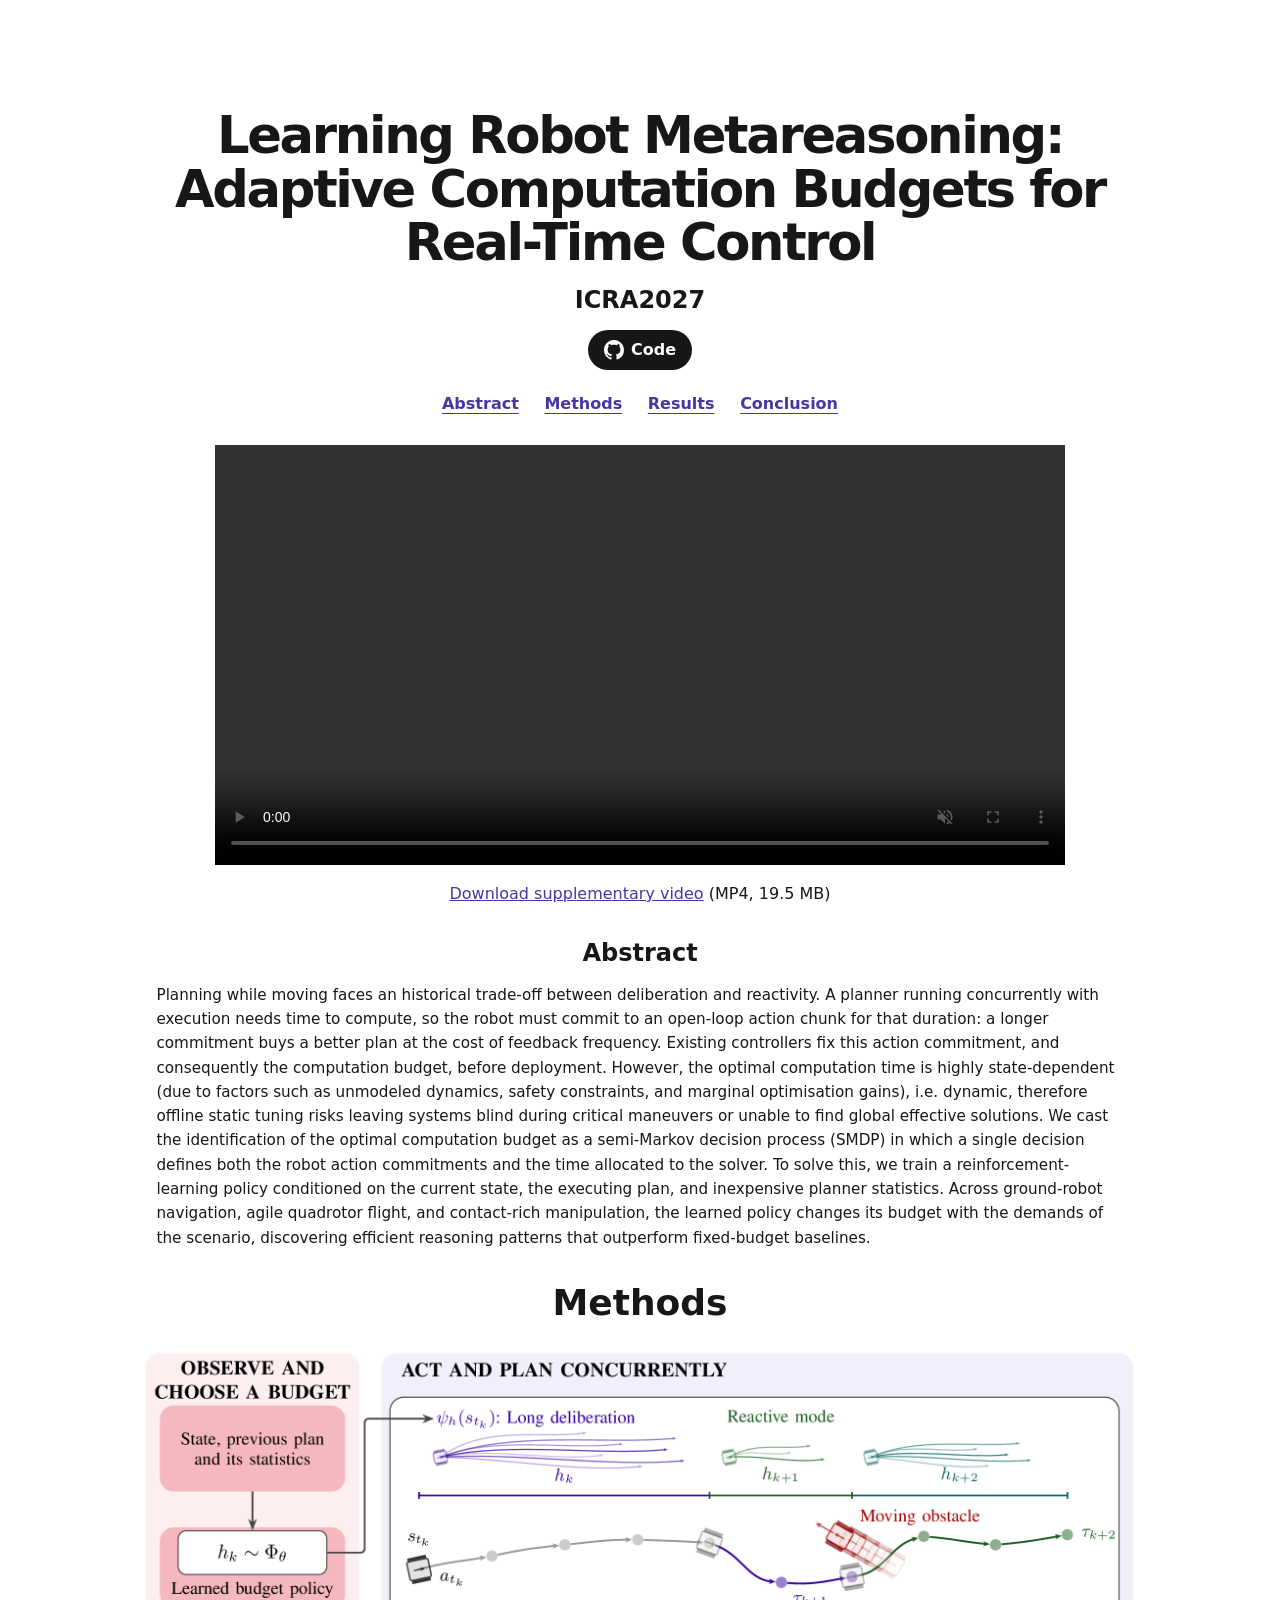
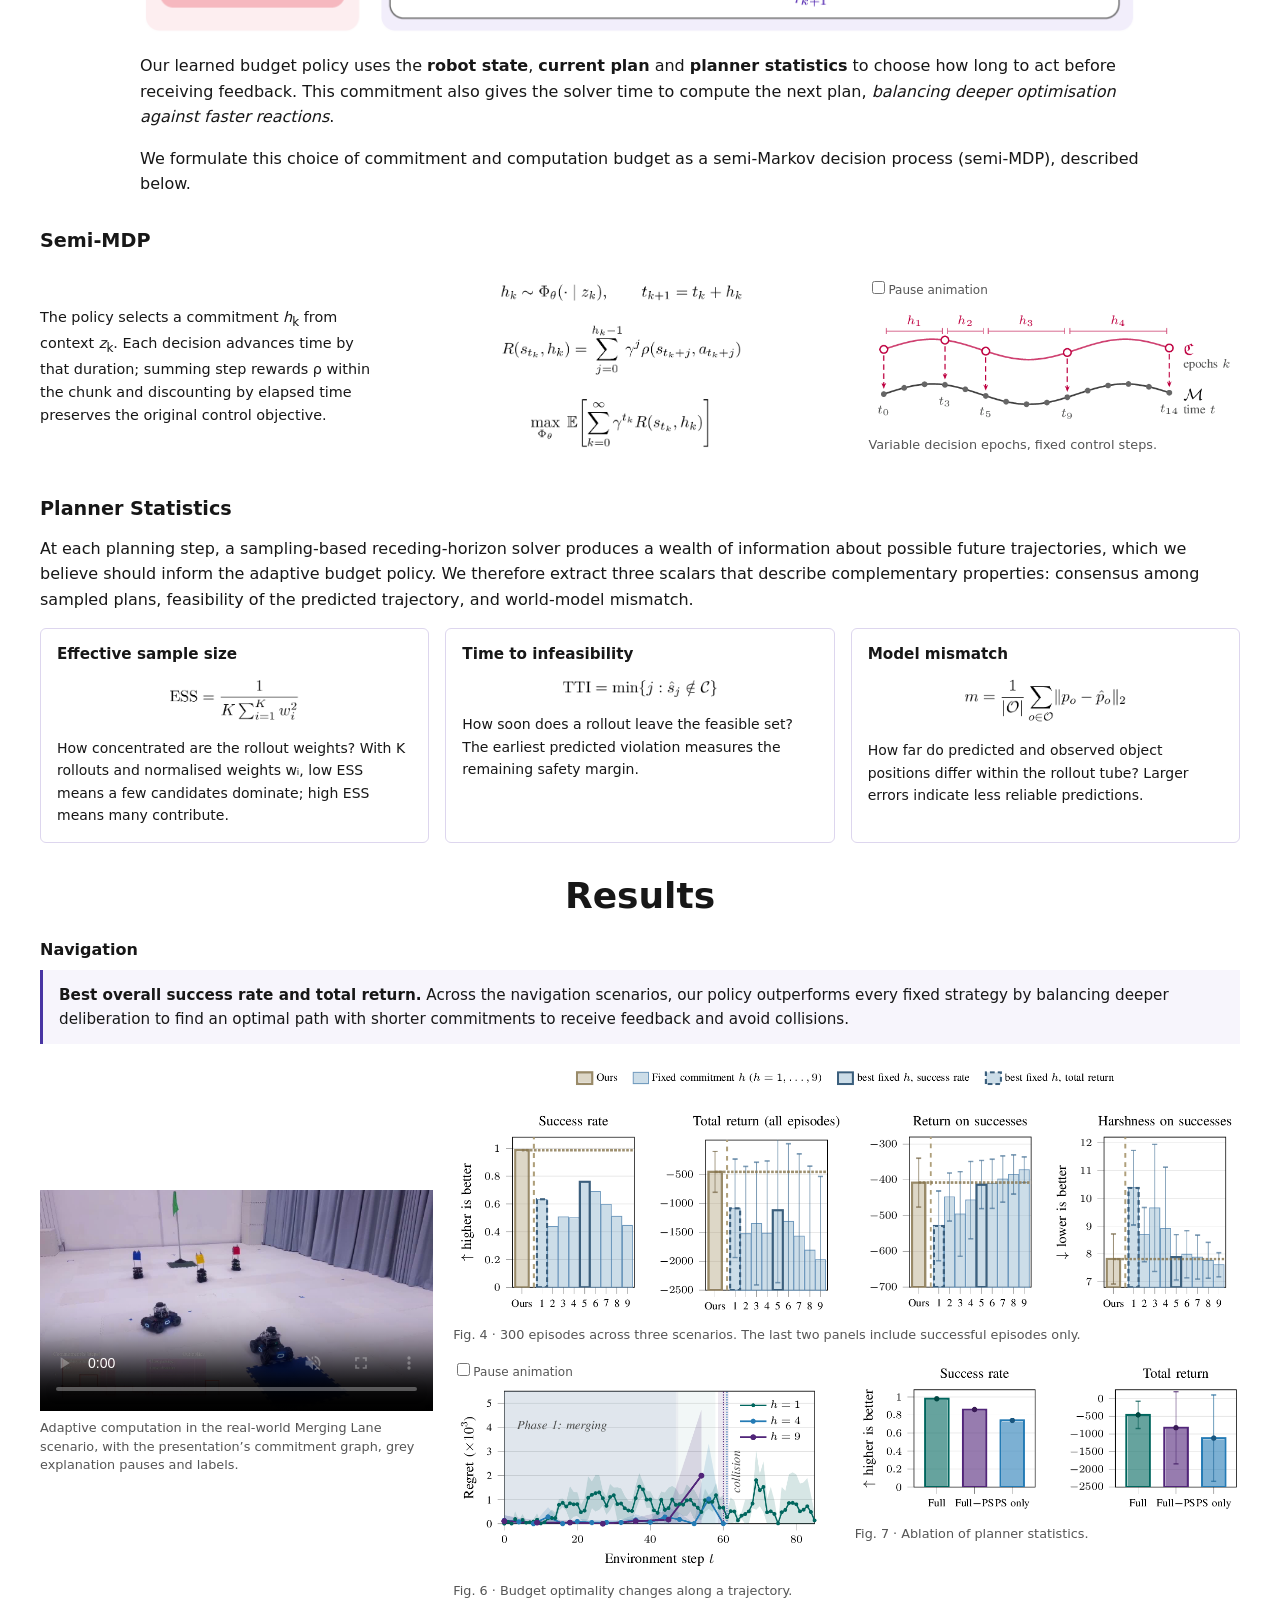
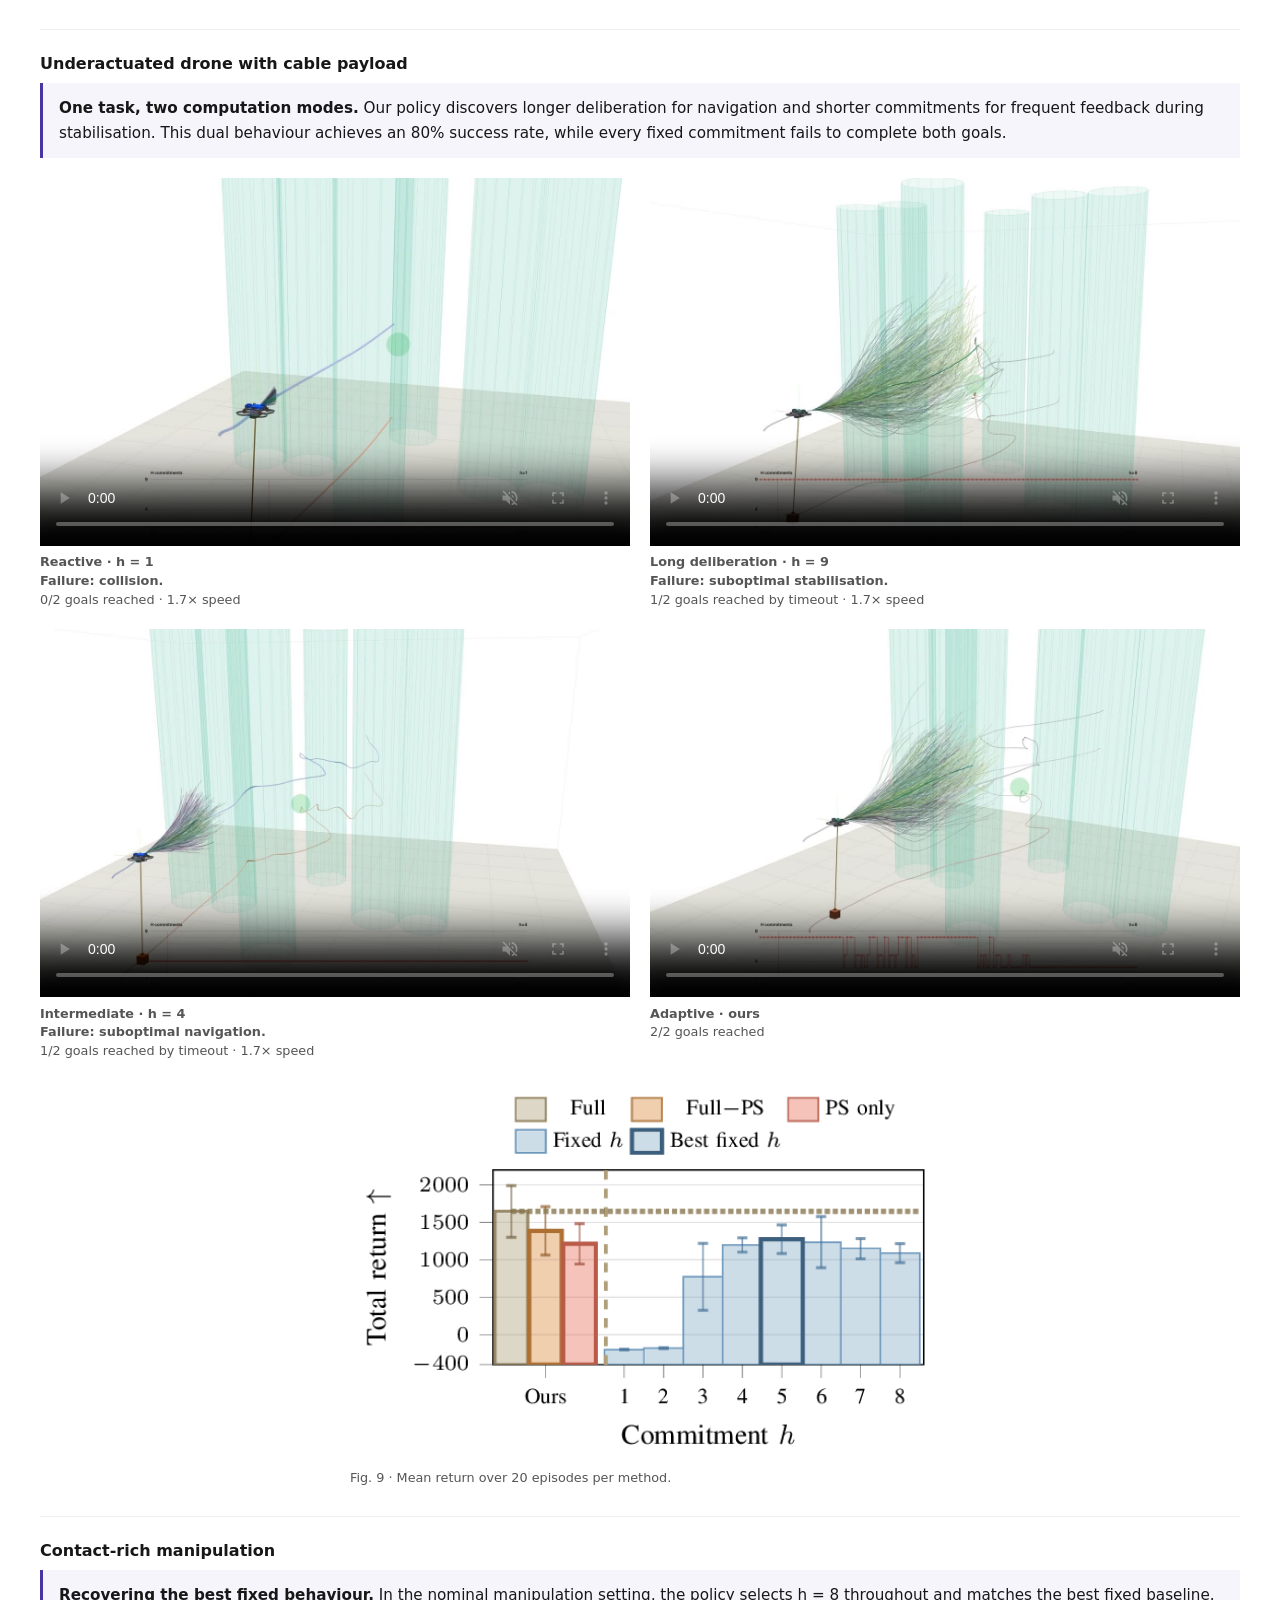
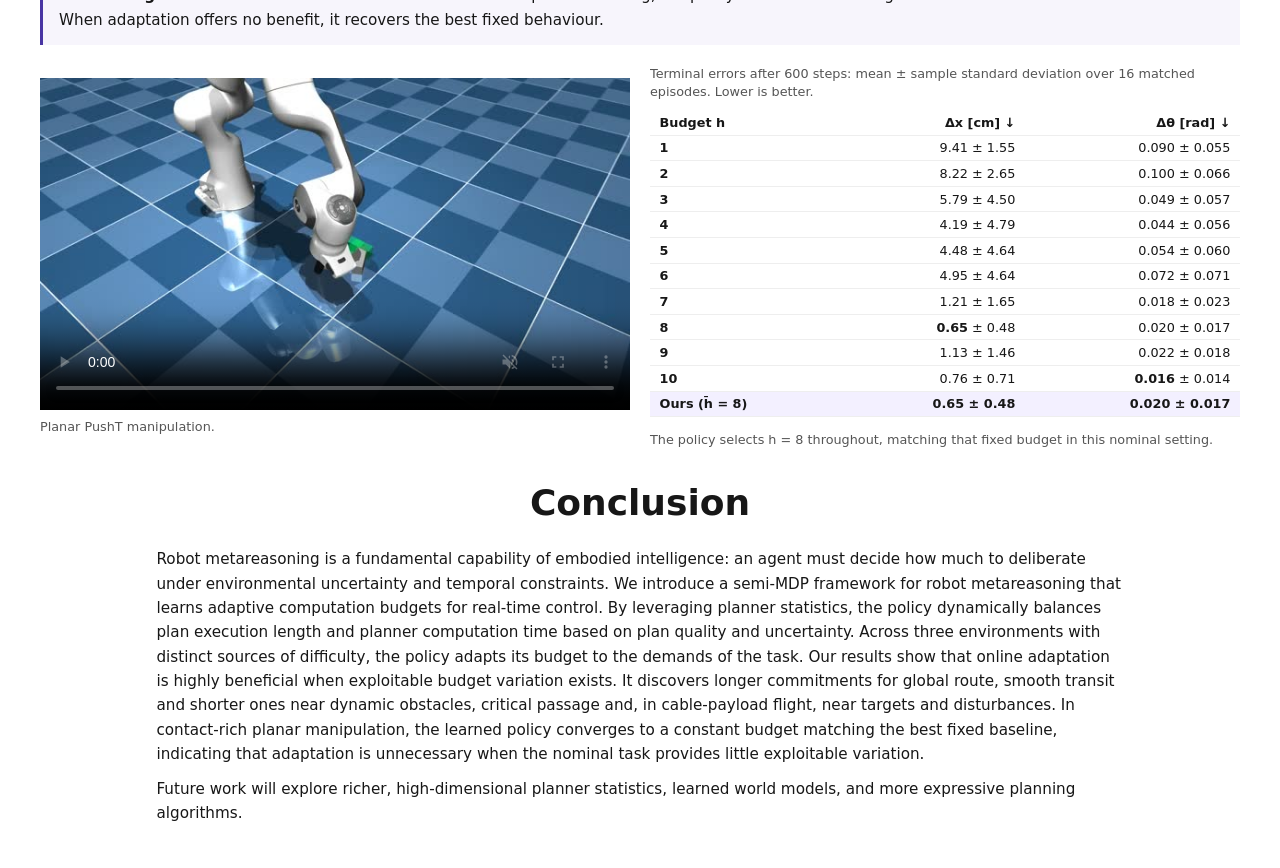
<file: index.html>
<!doctype html>
<html lang="en">
<head>
  <meta charset="utf-8">
  <meta name="viewport" content="width=device-width, initial-scale=1">
  <title>Learning Robot Metareasoning</title>
  <style>
    * { box-sizing: border-box; }
    body { margin: 0; padding: 2rem; color: #171717; background: #fff; font-family: Inter, ui-sans-serif, system-ui, -apple-system, BlinkMacSystemFont, "Segoe UI", sans-serif; }
    main { padding-top: clamp(2rem, 6vw, 5rem); max-width: 1200px; margin: auto; text-align: center; }
    a { color: #4935a3; }
    h1 { max-width: 1050px; margin: auto; font-size: clamp(2rem, 4vw, 3.5rem); line-height: 1.05; letter-spacing: -.045em; }
    h2 { scroll-margin-top: 2rem; margin: 0 0 1rem; font-size: 1.5rem; }
    main > h2 { scroll-margin-top: 2rem; margin: 1rem 0; }
    h3 { margin: 0 0 .65rem; font-size: 1rem; }
    p { line-height: 1.6; }
    .code-link { display: inline-flex; align-items: center; gap: .45rem; padding: .45rem 1rem; border-radius: 999px; background: #171717; color: #fff; font-weight: 600; text-decoration: none; }
    section { margin-top: 2rem; scroll-margin-top: 2rem; }
    .section-nav { display: flex; justify-content: center; flex-wrap: wrap; gap: .75rem clamp(.75rem, 2vw, 2rem); margin: 1.5rem 0 2rem; }
    .section-nav a { font-weight: 600; text-underline-offset: .25em; }
    .method > h2, .results > h2, .conclusion > h2 { text-align: center; font-size: clamp(1.75rem, 3vw, 2.25rem); margin-bottom: 1.5rem; }
    figure { margin: 0; min-width: 0; }
    img { display: block; width: 100%; height: auto; }
    video { display: block; width: 100%; background: #000; }
    main > video { max-width: 850px; max-height: 420px; margin: 1.5rem auto .75rem; }
    figcaption { margin-top: .5rem; font-size: .8rem; line-height: 1.45; color: #555; }
    .abstract, .conclusion { max-width: 95ch; margin-inline: auto; }
    .abstract p, .method p, .conclusion p { text-align: left; }
    .abstract p, .conclusion p { margin: .65rem 0; font-size: .95rem; }
    .method figure { max-width: 1000px; margin: auto; }
    .method p { max-width: 1000px; margin: 1rem auto 0; }
    .semi-mdp, .planner-statistics, .results { text-align: left; }
    .semi-mdp h2, .planner-statistics h2 { font-size: 1.2rem; }
    .semi-mdp-grid { display: grid; grid-template-columns: .9fr 1.2fr 1fr; gap: 1.5rem; align-items: center; }
    .semi-mdp-grid > *, .result-row > * { min-width: 0; }
    .semi-mdp-grid p { margin: 0; font-size: .9rem; }
    .formula { display: block; margin: .65rem 0; }
    .formula img { max-width: 100%; height: auto; margin-inline: auto; }
    .reveal-animation label { font-size: .75rem; color: #555; cursor: pointer; }
    .figure-reveal { display: block; margin-top: .5rem; }
    .figure-reveal img { animation: figure-reveal 6s linear infinite; }
    .layered-plot { position: relative; }
    .figure-reveal .plot-background { animation: none; }
    .plot-curves { position: absolute; inset: 0; }
    .figure-reveal .plot-curves { animation-duration: 12s; }
    .reveal-animation input:checked ~ .figure-reveal img { animation-play-state: paused; }
    @keyframes figure-reveal {
      0%, 5% { clip-path: inset(0 100% 0 0); }
      70%, 100% { clip-path: inset(0 0 0 0); }
    }
    @media (prefers-reduced-motion: reduce) {
      .figure-reveal img { animation: none; }
      .reveal-animation input, .reveal-animation label { display: none; }
    }
    .statistics-signals { display: grid; grid-template-columns: repeat(3, minmax(0, 1fr)); gap: 1rem; }
    .statistics-signals > div { padding: 1rem; border: 1px solid #ddd6ee; border-radius: 6px; }
    .statistics-signals h3 { font-size: .95rem; }
    .statistics-signals p { margin: 0; font-size: .875rem; }
    .result-row { display: grid; gap: 1.25rem; align-items: start; }
    .result-group + .result-group { margin-top: 1.75rem; padding-top: 1.5rem; border-top: 1px solid #eee; }
    .navigation-row { grid-template-columns: 1fr 2fr; align-items: center; }
    .navigation-plots { display: grid; grid-template-columns: 1fr 1fr; gap: 1rem; }
    .navigation-plots > :first-child { grid-column: 1 / -1; }
    .drone-row { grid-template-columns: repeat(2, minmax(0, 1fr)); }
    .drone-plot { max-width: 580px; margin: 1.25rem auto 0; }
    .result-highlight { padding: .8rem 1rem; margin: 0 0 1.25rem; border-left: 3px solid #4935a3; background: #f7f5fc; font-size: .95rem; }
    .arm-row { grid-template-columns: 1fr 1fr; align-items: center; }
    .results video { aspect-ratio: 16 / 9; object-fit: contain; }
    .drone-row video { aspect-ratio: auto; height: auto; }
    .table-scroll { overflow-x: auto; }
    table { width: 100%; border-collapse: collapse; font-size: .8rem; text-align: right; font-variant-numeric: tabular-nums; }
    caption { text-align: left; margin-bottom: .6rem; color: #555; line-height: 1.4; }
    th, td { padding: .3rem .6rem; border-bottom: 1px solid #eee; white-space: nowrap; }
    th:first-child { text-align: left; }
    tbody tr:last-child { background: #f3f0ff; font-weight: 600; }
    .result-note { font-size: .8rem; color: #555; margin-bottom: 0; }
    @media (max-width: 900px) {
      .semi-mdp-grid { grid-template-columns: 1fr 1fr; }
      .semi-mdp-grid > p { grid-column: 1 / -1; }
      .drone-row { grid-template-columns: repeat(2, minmax(0, 1fr)); }
    }
    @media (max-width: 600px) {
      body { padding: 1.25rem; }
      .semi-mdp-grid, .statistics-signals, .result-row, .navigation-plots { grid-template-columns: 1fr; }
      .semi-mdp-grid > p, .navigation-plots > :first-child { grid-column: auto; }
    }
  </style>
</head>
<body>
  <main>
  <h1>Learning Robot Metareasoning: Adaptive Computation Budgets for Real-Time Control</h1>
   <h2>ICRA2027</h2>
  <p><a class="code-link" href="https://anonymous.4open.science/r/phi0-05D7/README.md"><svg viewBox="0 0 16 16" width="20" height="20" aria-hidden="true" fill="currentColor"><path d="M8 0C3.58 0 0 3.58 0 8c0 3.54 2.29 6.53 5.47 7.59.4.07.55-.17.55-.38 0-.19-.01-.82-.01-1.49-2.01.37-2.53-.49-2.69-.94-.09-.23-.48-.94-.82-1.13-.28-.15-.68-.52-.01-.53.63-.01 1.08.58 1.23.82.72 1.21 1.87.87 2.33.66.07-.52.28-.87.51-1.07-1.78-.2-3.64-.89-3.64-3.95 0-.87.31-1.59.82-2.15-.08-.2-.36-1.02.08-2.12 0 0 .67-.21 2.2.82.64-.18 1.32-.27 2-.27.68 0 1.36.09 2 .27 1.53-1.04 2.2-.82 2.2-.82.44 1.1.16 1.92.08 2.12.51.56.82 1.27.82 2.15 0 3.07-1.87 3.75-3.65 3.95.29.25.54.73.54 1.48 0 1.07-.01 1.93-.01 2.2 0 .21.15.46.55.38A8.013 8.013 0 0016 8c0-4.42-3.58-8-8-8z"/></svg>Code</a></p>
  <nav class="section-nav" aria-label="Page sections">
    <a href="#abstract-heading">Abstract</a>
    <a href="#method-heading">Methods</a>
    <a href="#results-heading">Results</a>
    <a href="#conclusion-heading">Conclusion</a>
  </nav>
  <video controls autoplay muted loop playsinline preload="auto" aria-label="Supplementary video">
    <source src="https://anonymous.4open.science/api/repo/learning-robot-metareasoning-review-68DC/file/icra_submission_supp_20MB.mp4" type="video/mp4">
    Your browser does not support embedded video. Use the download link below.
  </video>
  <p><a href="https://anonymous.4open.science/api/repo/learning-robot-metareasoning-review-68DC/file/icra_submission_supp_20MB.mp4?download=true" download>Download supplementary video</a> (MP4, 19.5 MB)</p>
  <section class="abstract" aria-labelledby="abstract-heading">
    <h2 id="abstract-heading">Abstract</h2>
    <p>Planning while moving faces an historical trade-off between deliberation and reactivity. A planner running concurrently with execution needs time to compute, so the robot must commit to an open-loop action chunk for that duration: a longer commitment buys a better plan at the cost of feedback frequency. Existing controllers fix this action commitment, and consequently the computation budget, before deployment. However, the optimal computation time is highly state-dependent (due to factors such as unmodeled dynamics, safety constraints, and marginal optimisation gains), i.e. dynamic, therefore offline static tuning risks leaving systems blind during critical maneuvers or unable to find global effective solutions. We cast the identification of the optimal computation budget as a semi-Markov decision process (SMDP) in which a single decision defines both the robot action commitments and the time allocated to the solver. To solve this, we train a reinforcement-learning policy conditioned on the current state, the executing plan, and inexpensive planner statistics. Across ground-robot navigation, agile quadrotor flight, and contact-rich manipulation, the learned policy changes its budget with the demands of the scenario, discovering efficient reasoning patterns that outperform fixed-budget baselines.</p>
  </section>
  <section class="method" aria-labelledby="method-heading">
    <h2 id="method-heading">Methods</h2>
    <figure>
      <a href="assets/method-overview.png" aria-label="View Figure 2 at full resolution">
        <img src="assets/method-overview.png" width="2042" height="592" loading="lazy" alt="Method overview: the state, previous plan and planner statistics inform a learned budget policy. Its chosen duration determines how long the robot executes its current plan while the solver computes the next one, adapting between long deliberation and reactive control.">
      </a>
    </figure>
    <p>Our learned budget policy uses the <strong>robot state</strong>, <strong>current plan</strong> and <strong>planner statistics</strong> to choose how long to act before receiving feedback. This commitment also gives the solver time to compute the next plan, <em>balancing deeper optimisation against faster reactions</em>.</p>
    <p>We formulate this choice of commitment and computation budget as a semi-Markov decision process (semi-MDP), described below.</p>
  </section>
  <section class="semi-mdp" aria-labelledby="semi-mdp-heading">
    <h2 id="semi-mdp-heading">Semi-MDP</h2>
    <div class="semi-mdp-grid">
      <p>The policy selects a commitment <i>h</i><sub>k</sub> from context <i>z</i><sub>k</sub>. Each decision advances time by that duration; summing step rewards ρ within the chunk and discounting by elapsed time preserves the original control objective.</p>
      <div class="semi-mdp-formulas">
        <a class="formula" href="assets/formulas/budget.pdf"><img src="assets/formulas/budget.png" style="width: 15.960rem" alt="Budget policy and decision time: h k is sampled from Phi theta given z k; t k plus one equals t k plus h k." loading="lazy"></a>
        <a class="formula" href="assets/formulas/reward.pdf"><img src="assets/formulas/reward.png" style="width: 15.768rem" alt="Chunk reward is the sum of gamma to j times the step reward rho, from j equals zero to h k minus one." loading="lazy"></a>
        <a class="formula" href="assets/formulas/objective.pdf"><img src="assets/formulas/objective.png" style="width: 12.192rem" alt="Maximise the expected sum over epochs of gamma to t k times the chunk reward." loading="lazy"></a>
      </div>
      <figure class="reveal-animation">
        <input type="checkbox" id="pause-epoch"><label for="pause-epoch">Pause animation</label>
        <a class="figure-reveal" href="assets/epoch-clock.png"><img src="assets/epoch-clock.png" alt="Semi-MDP decision epochs sample the underlying environment trajectory at variable intervals h₁ through h₄." loading="lazy"></a>
        <figcaption>Variable decision epochs, fixed control steps.</figcaption>
      </figure>
    </div>
  </section>
  <section class="planner-statistics" aria-labelledby="planner-statistics-heading">
    <h2 id="planner-statistics-heading">Planner Statistics</h2>
    <p>At each planning step, a sampling-based receding-horizon solver produces a wealth of information about possible future trajectories, which we believe should inform the adaptive budget policy. We therefore extract three scalars that describe complementary properties: consensus among sampled plans, feasibility of the predicted trajectory, and world-model mismatch.</p>
    <div class="statistics-signals">
      <div>
        <h3>Effective sample size</h3>
        <a class="formula" href="assets/formulas/ess.pdf"><img src="assets/formulas/ess.png" style="width: 8.976rem" alt="ESS equals one divided by K times the sum of squared normalised rollout weights." loading="lazy"></a>
        <p>How concentrated are the rollout weights? With K rollouts and normalised weights wᵢ, low ESS means a few candidates dominate; high ESS means many contribute.</p>
      </div>
      <div>
        <h3>Time to infeasibility</h3>
        <a class="formula" href="assets/formulas/tti.pdf"><img src="assets/formulas/tti.png" style="width: 10.560rem" alt="TTI is the earliest predicted step j for which the state is outside the feasible set C." loading="lazy"></a>
        <p>How soon does a rollout leave the feasible set? The earliest predicted violation measures the remaining safety margin.</p>
      </div>
      <div>
        <h3>Model mismatch</h3>
        <a class="formula" href="assets/formulas/mismatch.pdf"><img src="assets/formulas/mismatch.png" style="width: 10.920rem" alt="Mean Euclidean distance between predicted and observed positions over objects O intersecting the rollout tube." loading="lazy"></a>
        <p>How far do predicted and observed object positions differ within the rollout tube? Larger errors indicate less reliable predictions.</p>
      </div>
    </div>
  </section>
  <section class="results" aria-labelledby="results-heading">
    <h2 id="results-heading">Results</h2>
    <div class="result-group">
      <h3>Navigation</h3>
      <p class="result-highlight"><strong>Best overall success rate and total return.</strong> Across the navigation scenarios, our policy outperforms every fixed strategy by balancing deeper deliberation to find an optimal path with shorter commitments to receive feedback and avoid collisions.</p>
      <div class="result-row navigation-row">
        <figure>
          <video controls autoplay muted loop playsinline preload="auto" poster="assets/navigation-adaptive.jpg" aria-label="Adaptive policy navigating the real-world merging lane">
            <source src="assets/navigation-adaptive.mp4" type="video/mp4">
            <a href="assets/navigation-adaptive.mp4">Download navigation video</a>
          </video>
          <figcaption>Adaptive computation in the real-world Merging Lane scenario, with the presentation’s commitment graph, grey explanation pauses and labels.</figcaption>
        </figure>
        <div class="navigation-plots">
          <figure>
            <a href="assets/navigation-results.png"><img src="assets/navigation-results.png" loading="lazy" alt="Figure 4: adaptive and fixed budgets compared on success rate, total return, return on successes and harshness on successes."></a>
            <figcaption>Fig. 4 · 300 episodes across three scenarios. The last two panels include successful episodes only.</figcaption>
          </figure>
          <figure class="reveal-animation">
            <input type="checkbox" id="pause-regret"><label for="pause-regret">Pause animation</label>
            <a class="figure-reveal layered-plot" href="assets/navigation-regret.png" aria-label="Figure 6: optimality regret along three fixed-commitment trajectories in Merging Lane">
              <img class="plot-background" src="assets/navigation-regret-background.png" loading="lazy" alt="">
              <img class="plot-curves" src="assets/navigation-regret.png" loading="lazy" alt="">
            </a>
            <figcaption>Fig. 6 · Budget optimality changes along a trajectory.</figcaption>
          </figure>
          <figure>
            <a href="assets/navigation-ablation.png"><img src="assets/navigation-ablation.png" loading="lazy" alt="Figure 7: navigation success and return with full inputs, planner statistics only, and inputs without planner statistics."></a>
            <figcaption>Fig. 7 · Ablation of planner statistics.</figcaption>
          </figure>
        </div>
      </div>
    </div>
    <div class="result-group">
      <h3>Underactuated drone with cable payload</h3>
      <p class="result-highlight"><strong>One task, two computation modes.</strong> Our policy discovers longer deliberation for navigation and shorter commitments for frequent feedback during stabilisation. This dual behaviour achieves an 80% success rate, while every fixed commitment fails to complete both goals.</p>
      <div class="result-row drone-row">
        <figure>
          <video controls autoplay muted loop playsinline preload="auto" poster="assets/drone-reactive.jpg" aria-label="Drone using a fixed reactive budget of one step">
            <source src="assets/drone-reactive.mp4" type="video/mp4">
            <a href="assets/drone-reactive.mp4">Download reactive drone video</a>
          </video>
          <figcaption><strong>Reactive · h = 1</strong><br><strong>Failure: collision.</strong><br>0/2 goals reached · 1.7× speed</figcaption>
        </figure>
        <figure>
          <video controls autoplay muted loop playsinline preload="auto" poster="assets/drone-long.jpg" aria-label="Drone using a fixed long-deliberation budget of nine steps">
            <source src="assets/drone-long.mp4" type="video/mp4">
            <a href="assets/drone-long.mp4">Download long-deliberation drone video</a>
          </video>
          <figcaption><strong>Long deliberation · h = 9</strong><br><strong>Failure: suboptimal stabilisation.</strong><br>1/2 goals reached by timeout · 1.7× speed</figcaption>
        </figure>
        <figure>
          <video controls autoplay muted loop playsinline preload="auto" poster="assets/drone-intermediate.jpg" aria-label="Drone using a fixed intermediate budget of four steps">
            <source src="assets/drone-intermediate.mp4" type="video/mp4">
            <a href="assets/drone-intermediate.mp4">Download intermediate drone video</a>
          </video>
          <figcaption><strong>Intermediate · h = 4</strong><br><strong>Failure: suboptimal navigation.</strong><br>1/2 goals reached by timeout · 1.7× speed</figcaption>
        </figure>
        <figure>
          <video controls autoplay muted loop playsinline preload="auto" poster="assets/drone-adaptive.jpg" aria-label="Drone using the learned adaptive computation budget">
            <source src="assets/drone-adaptive.mp4" type="video/mp4">
            <a href="assets/drone-adaptive.mp4">Download adaptive drone video</a>
          </video>
          <figcaption><strong>Adaptive · ours</strong><br>2/2 goals reached</figcaption>
        </figure>
      </div>
      <figure class="drone-plot">
        <a href="assets/drone-results.png"><img src="assets/drone-results.png" loading="lazy" alt="Figure 9: mean cable-payload slalom return for the full policy, planner-statistics ablations and fixed budgets."></a>
        <figcaption>Fig. 9 · Mean return over 20 episodes per method.</figcaption>
      </figure>
    </div>
    <div class="result-group">
      <h3>Contact-rich manipulation</h3>
      <p class="result-highlight"><strong>Recovering the best fixed behaviour.</strong> In the nominal manipulation setting, the policy selects h = 8 throughout and matches the best fixed baseline. When adaptation offers no benefit, it recovers the best fixed behaviour.</p>
      <div class="result-row arm-row">
        <figure>
          <video controls autoplay muted loop playsinline preload="auto" poster="assets/arm.jpg" aria-label="Robot arm performing planar PushT manipulation">
            <source src="assets/arm.mp4" type="video/mp4">
            <a href="assets/arm.mp4">Download manipulation video</a>
          </video>
          <figcaption>Planar PushT manipulation.</figcaption>
        </figure>
        <div>
          <div class="table-scroll" tabindex="0" role="region" aria-label="Manipulation results table">
            <table>
              <caption>Terminal errors after 600 steps: mean ± sample standard deviation over 16 matched episodes. Lower is better.</caption>
              <thead><tr><th scope="col">Budget h</th><th scope="col">Δx [cm] ↓</th><th scope="col">Δθ [rad] ↓</th></tr></thead>
              <tbody>
                <tr><th scope="row">1</th><td>9.41 ± 1.55</td><td>0.090 ± 0.055</td></tr>
                <tr><th scope="row">2</th><td>8.22 ± 2.65</td><td>0.100 ± 0.066</td></tr>
                <tr><th scope="row">3</th><td>5.79 ± 4.50</td><td>0.049 ± 0.057</td></tr>
                <tr><th scope="row">4</th><td>4.19 ± 4.79</td><td>0.044 ± 0.056</td></tr>
                <tr><th scope="row">5</th><td>4.48 ± 4.64</td><td>0.054 ± 0.060</td></tr>
                <tr><th scope="row">6</th><td>4.95 ± 4.64</td><td>0.072 ± 0.071</td></tr>
                <tr><th scope="row">7</th><td>1.21 ± 1.65</td><td>0.018 ± 0.023</td></tr>
                <tr><th scope="row">8</th><td><strong>0.65</strong> ± 0.48</td><td>0.020 ± 0.017</td></tr>
                <tr><th scope="row">9</th><td>1.13 ± 1.46</td><td>0.022 ± 0.018</td></tr>
                <tr><th scope="row">10</th><td>0.76 ± 0.71</td><td><strong>0.016</strong> ± 0.014</td></tr>
                <tr><th scope="row">Ours (h̄ = 8)</th><td>0.65 ± 0.48</td><td>0.020 ± 0.017</td></tr>
              </tbody>
            </table>
          </div>
          <p class="result-note">The policy selects h = 8 throughout, matching that fixed budget in this nominal setting.</p>
        </div>
      </div>
    </div>
  </section>
  <section class="conclusion" aria-labelledby="conclusion-heading">
    <h2 id="conclusion-heading">Conclusion</h2>
    <p>Robot metareasoning is a fundamental capability of embodied intelligence: an agent must decide how much to deliberate under environmental uncertainty and temporal constraints. We introduce a semi-MDP framework for robot metareasoning that learns adaptive computation budgets for real-time control. By leveraging planner statistics, the policy dynamically balances plan execution length and planner computation time based on plan quality and uncertainty. Across three environments with distinct sources of difficulty, the policy adapts its budget to the demands of the task. Our results show that online adaptation is highly beneficial when exploitable budget variation exists. It discovers longer commitments for global route, smooth transit and shorter ones near dynamic obstacles, critical passage and, in cable-payload flight, near targets and disturbances. In contact-rich planar manipulation, the learned policy converges to a constant budget matching the best fixed baseline, indicating that adaptation is unnecessary when the nominal task provides little exploitable variation.</p>
    <p>Future work will explore richer, high-dimensional planner statistics, learned world models, and more expressive planning algorithms.</p>
  </section>
  </main>
</body>
</html>
</file>
